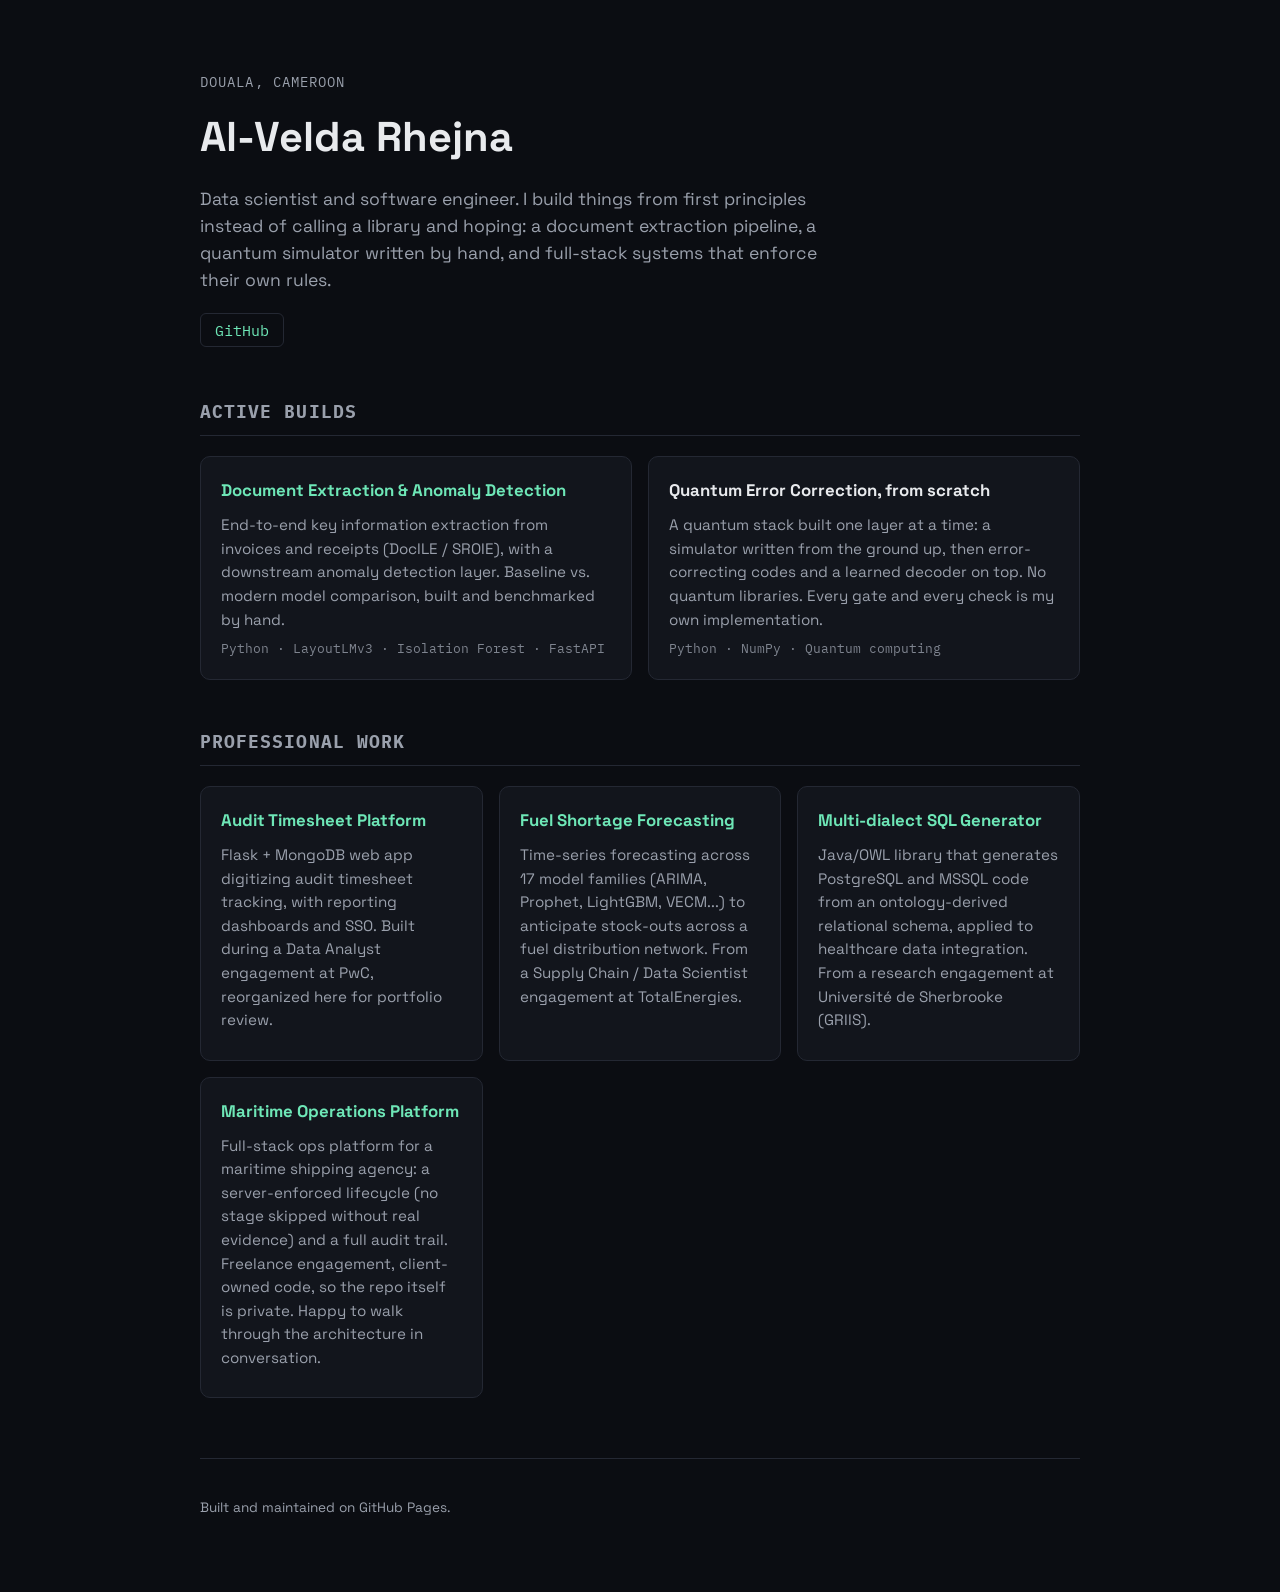
<file: index.html>
<!DOCTYPE html>
<html lang="en">
<head>
  <meta charset="UTF-8">
  <meta name="viewport" content="width=device-width, initial-scale=1.0">
  <title>Al-Velda Rhejna, Data Scientist & Software Engineer</title>
  <meta name="description" content="Data scientist and software engineer building from-scratch ML/quantum projects and full-stack systems.">
  <link rel="preconnect" href="https://fonts.googleapis.com">
  <link href="https://fonts.googleapis.com/css2?family=Space+Grotesk:wght@400;500;700&family=IBM+Plex+Mono:wght@400;500&display=swap" rel="stylesheet">
  <link rel="stylesheet" href="styles.css">
</head>
<body>
  <header class="hero">
    <p class="eyebrow">Douala, Cameroon</p>
    <h1>Al-Velda Rhejna</h1>
    <p class="tagline">Data scientist and software engineer. I build things from first principles
      instead of calling a library and hoping: a document extraction pipeline, a quantum
      simulator written by hand, and full-stack systems that enforce their own rules.</p>
    <nav class="links">
      <a href="https://github.com/Rhejna">GitHub</a>
    </nav>
  </header>

  <main>
    <section>
      <h2>Active builds</h2>
      <div class="grid">
        <article class="card">
          <h3><a href="https://github.com/Rhejna/docile-anomaly-extraction">Document Extraction &amp; Anomaly Detection</a></h3>
          <p>End-to-end key information extraction from invoices and receipts (DocILE / SROIE),
             with a downstream anomaly detection layer. Baseline vs. modern model comparison,
             built and benchmarked by hand.</p>
          <p class="tags">Python · LayoutLMv3 · Isolation Forest · FastAPI</p>
        </article>
        <article class="card">
          <!-- <h3><a href="https://github.com/Rhejna/qec-from-scratch">Quantum Error Correction, from scratch</a></h3> -->
          <h3>Quantum Error Correction, from scratch</h3>
          <p>A quantum stack built one layer at a time: a simulator written from the ground up,
             then error-correcting codes and a learned decoder on top. No quantum libraries.
             Every gate and every check is my own implementation.</p>
          <p class="tags">Python · NumPy · Quantum computing</p>
        </article>
      </div>
    </section>

    <section>
      <h2>Professional work</h2>
      <div class="grid">
        <article class="card">
          <h3><a href="https://github.com/Rhejna/kitana-timesheet-analytics">Audit Timesheet Platform</a></h3>
          <p>Flask + MongoDB web app digitizing audit timesheet tracking, with reporting
             dashboards and SSO. Built during a Data Analyst engagement at PwC, reorganized here
             for portfolio review.</p>
        </article>
        <article class="card">
          <h3><a href="https://github.com/Rhejna/fuel-demand-time-series">Fuel Shortage Forecasting</a></h3>
          <p>Time-series forecasting across 17 model families (ARIMA, Prophet, LightGBM, VECM...)
             to anticipate stock-outs across a fuel distribution network. From a Supply Chain /
             Data Scientist engagement at TotalEnergies.</p>
        </article>
        <article class="card">
          <h3><a href="https://github.com/Rhejna/ontorela-sql-generator">Multi-dialect SQL Generator</a></h3>
          <p>Java/OWL library that generates PostgreSQL and MSSQL code from an ontology-derived
             relational schema, applied to healthcare data integration. From a research
             engagement at Université de Sherbrooke (GRIIS).</p>
        </article>
        <article class="card">
          <h3><a href="https://pegasus-maritime-ops-seven.vercel.app/">Maritime Operations Platform</a></h3>
          <p>Full-stack ops platform for a maritime shipping agency: a server-enforced lifecycle
             (no stage skipped without real evidence) and a full audit trail. Freelance
             engagement, client-owned code, so the repo itself is private. Happy to walk
             through the architecture in conversation.</p>
        </article>
      </div>
    </section>
  </main>

  <footer>
    <p>Built and maintained on GitHub Pages.</p>
  </footer>
</body>
</html>
</file>
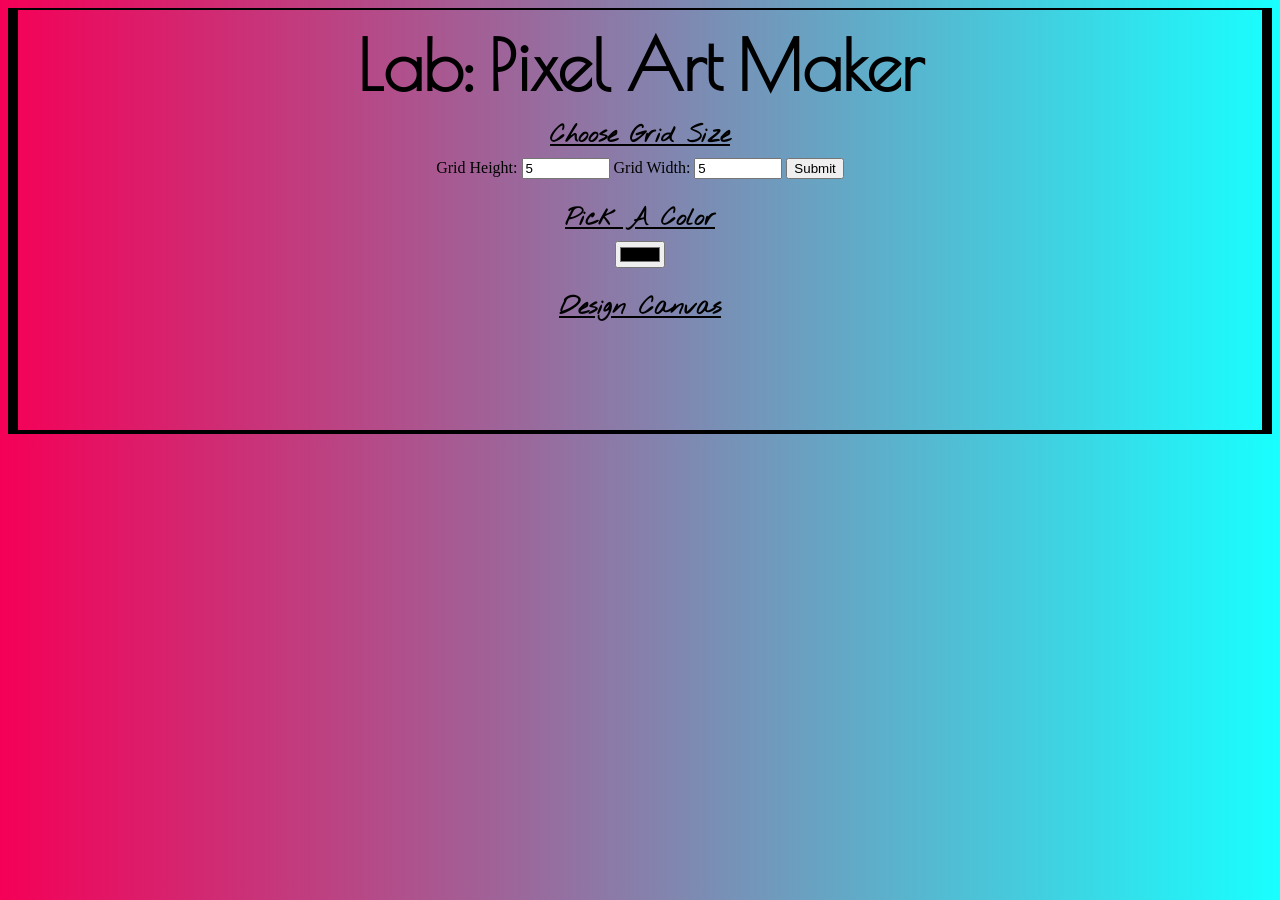
<file: archive/pixel-art-maker/index.html>
<!DOCTYPE html>
<html>
<head>
    <title>Pixel Art Maker!</title>
    <link rel="stylesheet" href="https://fonts.googleapis.com/css?family=Nothing+You+Could+Do|Poiret+One">
    <link rel="stylesheet" href="styles.css">
    <script src="https://ajax.googleapis.com/ajax/libs/jquery/3.2.1/jquery.min.js"></script>
</head>
<body>
    <h1>Lab: Pixel Art Maker</h1>

    <h2>Choose Grid Size</h2>
    <form id="sizePicker">
        Grid Height:
        <input type="number" id="inputHeight" name="height" min="1" value="5">
        Grid Width:
        <input type="number" id="inputWeight" name="width" min="1" value="5">
        <input type="submit">
    </form>

    <h2>Pick A Color</h2>
    <input type="color" id="colorPicker">

    <h2>Design Canvas</h2>
    <table id="pixelCanvas"></table>

    <script src="designs.js"></script>
</body>
</html>
</file>
<file: styles.css>
:root {
  --bg: #0b0d12;
  --bg-elevated: #12151c;
  --text: #e8eaed;
  --text-muted: #9aa0ac;
  --accent: #6ee7b7;
  --border: #242833;
  --max-width: 880px;
}

* {
  box-sizing: border-box;
}

body {
  margin: 0;
  background: var(--bg);
  color: var(--text);
  font-family: 'Space Grotesk', system-ui, sans-serif;
  line-height: 1.55;
  padding: 0 20px;
}

a {
  color: var(--accent);
  text-decoration: none;
}

a:hover {
  text-decoration: underline;
}

.hero {
  max-width: var(--max-width);
  margin: 0 auto;
  padding: 72px 0 40px;
}

.eyebrow {
  font-family: 'IBM Plex Mono', monospace;
  font-size: 0.85rem;
  color: var(--text-muted);
  text-transform: uppercase;
  letter-spacing: 0.08em;
  margin: 0 0 12px;
}

h1 {
  font-size: 2.6rem;
  margin: 0 0 16px;
  font-weight: 700;
}

.tagline {
  font-size: 1.1rem;
  color: var(--text-muted);
  max-width: 640px;
  margin: 0 0 24px;
}

.links a {
  font-family: 'IBM Plex Mono', monospace;
  font-size: 0.95rem;
  border: 1px solid var(--border);
  padding: 6px 14px;
  border-radius: 6px;
}

.links a:hover {
  border-color: var(--accent);
  text-decoration: none;
}

main {
  max-width: var(--max-width);
  margin: 0 auto;
  padding-bottom: 60px;
}

section + section {
  margin-top: 48px;
}

h2 {
  font-size: 1.1rem;
  font-family: 'IBM Plex Mono', monospace;
  text-transform: uppercase;
  letter-spacing: 0.06em;
  color: var(--text-muted);
  border-bottom: 1px solid var(--border);
  padding-bottom: 10px;
  margin-bottom: 20px;
}

.grid {
  display: grid;
  grid-template-columns: repeat(auto-fit, minmax(260px, 1fr));
  gap: 16px;
}

.card {
  background: var(--bg-elevated);
  border: 1px solid var(--border);
  border-radius: 10px;
  padding: 20px;
}

.card.muted {
  opacity: 0.85;
}

.card h3 {
  margin: 0 0 10px;
  font-size: 1.05rem;
}

.card p {
  margin: 0 0 8px;
  color: var(--text-muted);
  font-size: 0.95rem;
}

.card .tags {
  font-family: 'IBM Plex Mono', monospace;
  font-size: 0.8rem;
  color: var(--text-muted);
  opacity: 0.8;
  margin: 0;
}

footer {
  max-width: var(--max-width);
  margin: 0 auto;
  padding: 24px 0 60px;
  color: var(--text-muted);
  font-size: 0.85rem;
  border-top: 1px solid var(--border);
}
</file>
<file: archive/pixel-art-maker/styles.css>
body {
    text-align: center;
    background: linear-gradient(to left, #18ffff, #f50057);
    padding-bottom: 100px;
    border-style: solid;
    border-width: 2px 10px 4px 10px;
}

h1 {
    font-family: Poiret One;
    font-size: 70px;
    margin: 0.2em;
}

h2 {
    margin: 1em 0 0.25em;
    font-family: Nothing You Could Do;
    text-decoration: underline;
}

h2:first-of-type {
    margin-top: 0.5em;
}

table,
tr,
td {
    border: 1px solid black;
}

table {
    border-collapse: collapse;
    margin: 0 auto;
}

tr {
    height: 20px;
}

td {
    width: 20px;
}

input[type=number] {
    width: 6em;
}
</file>
